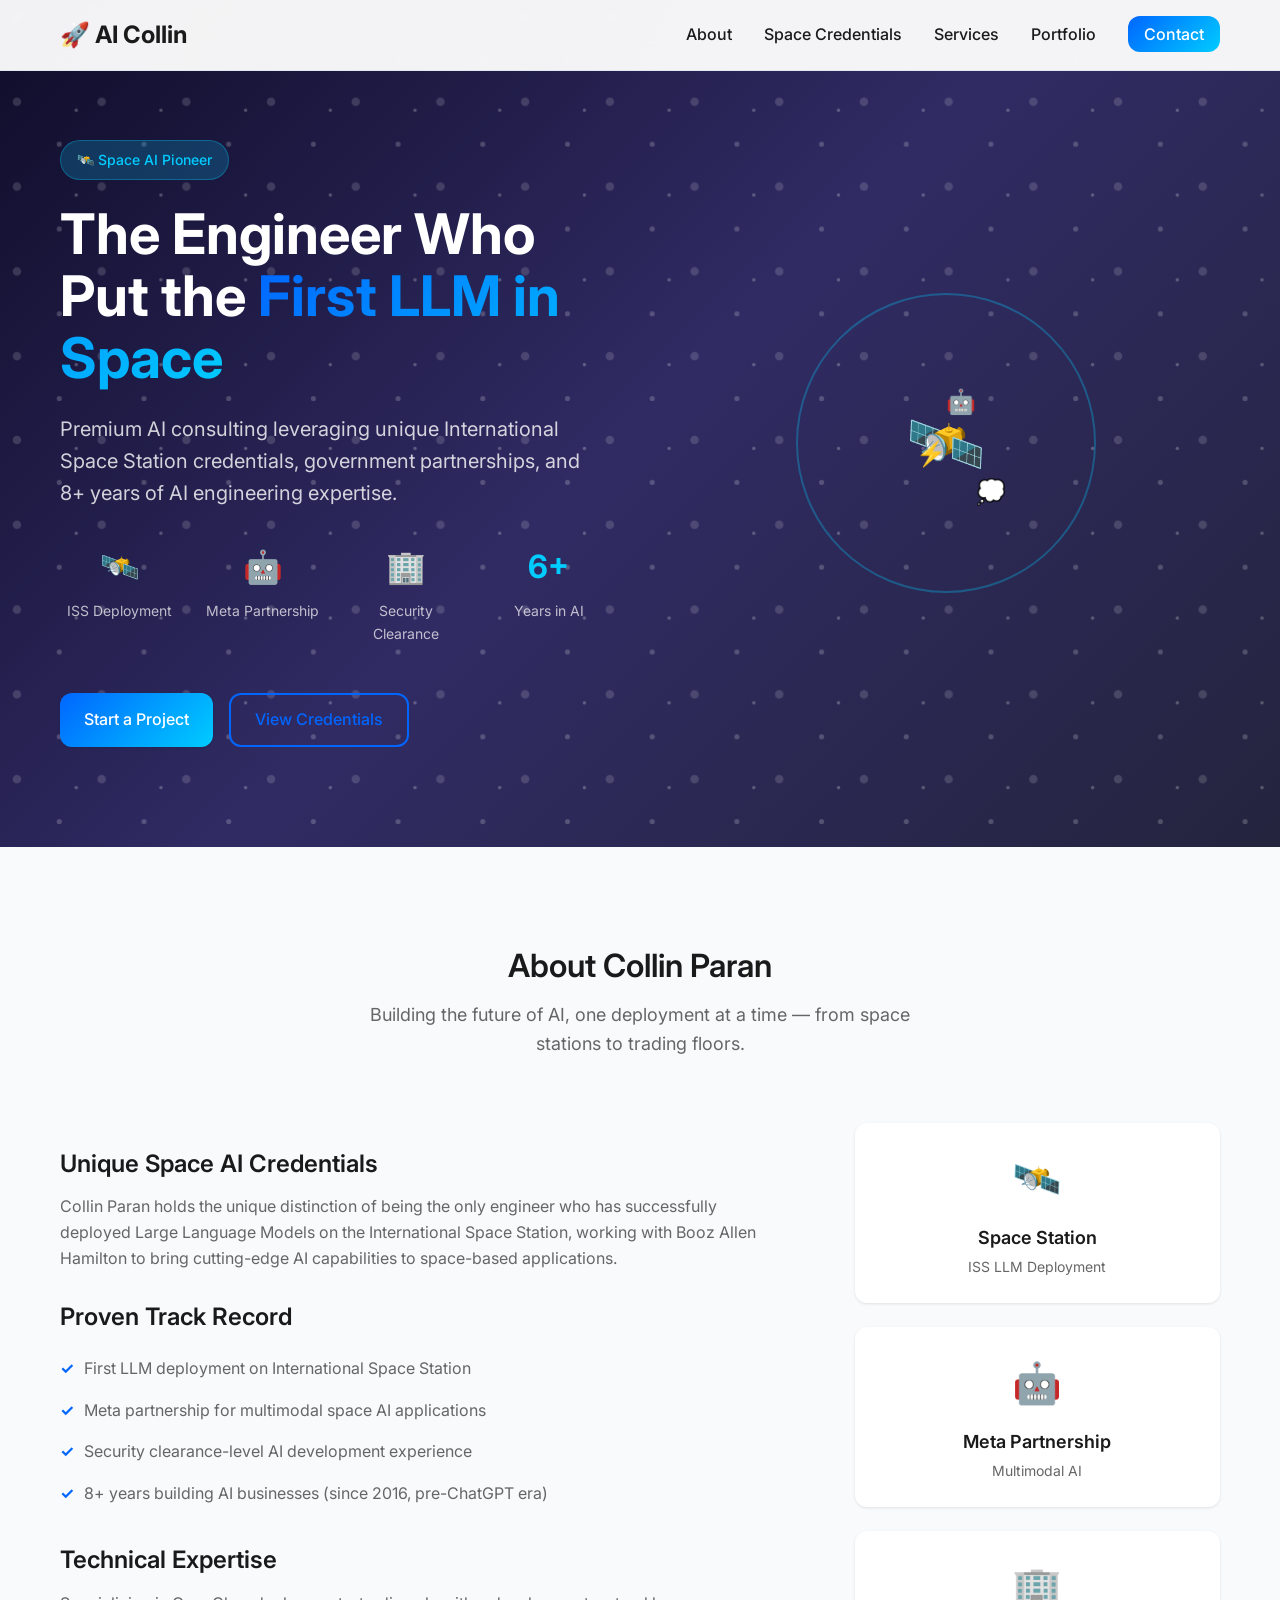
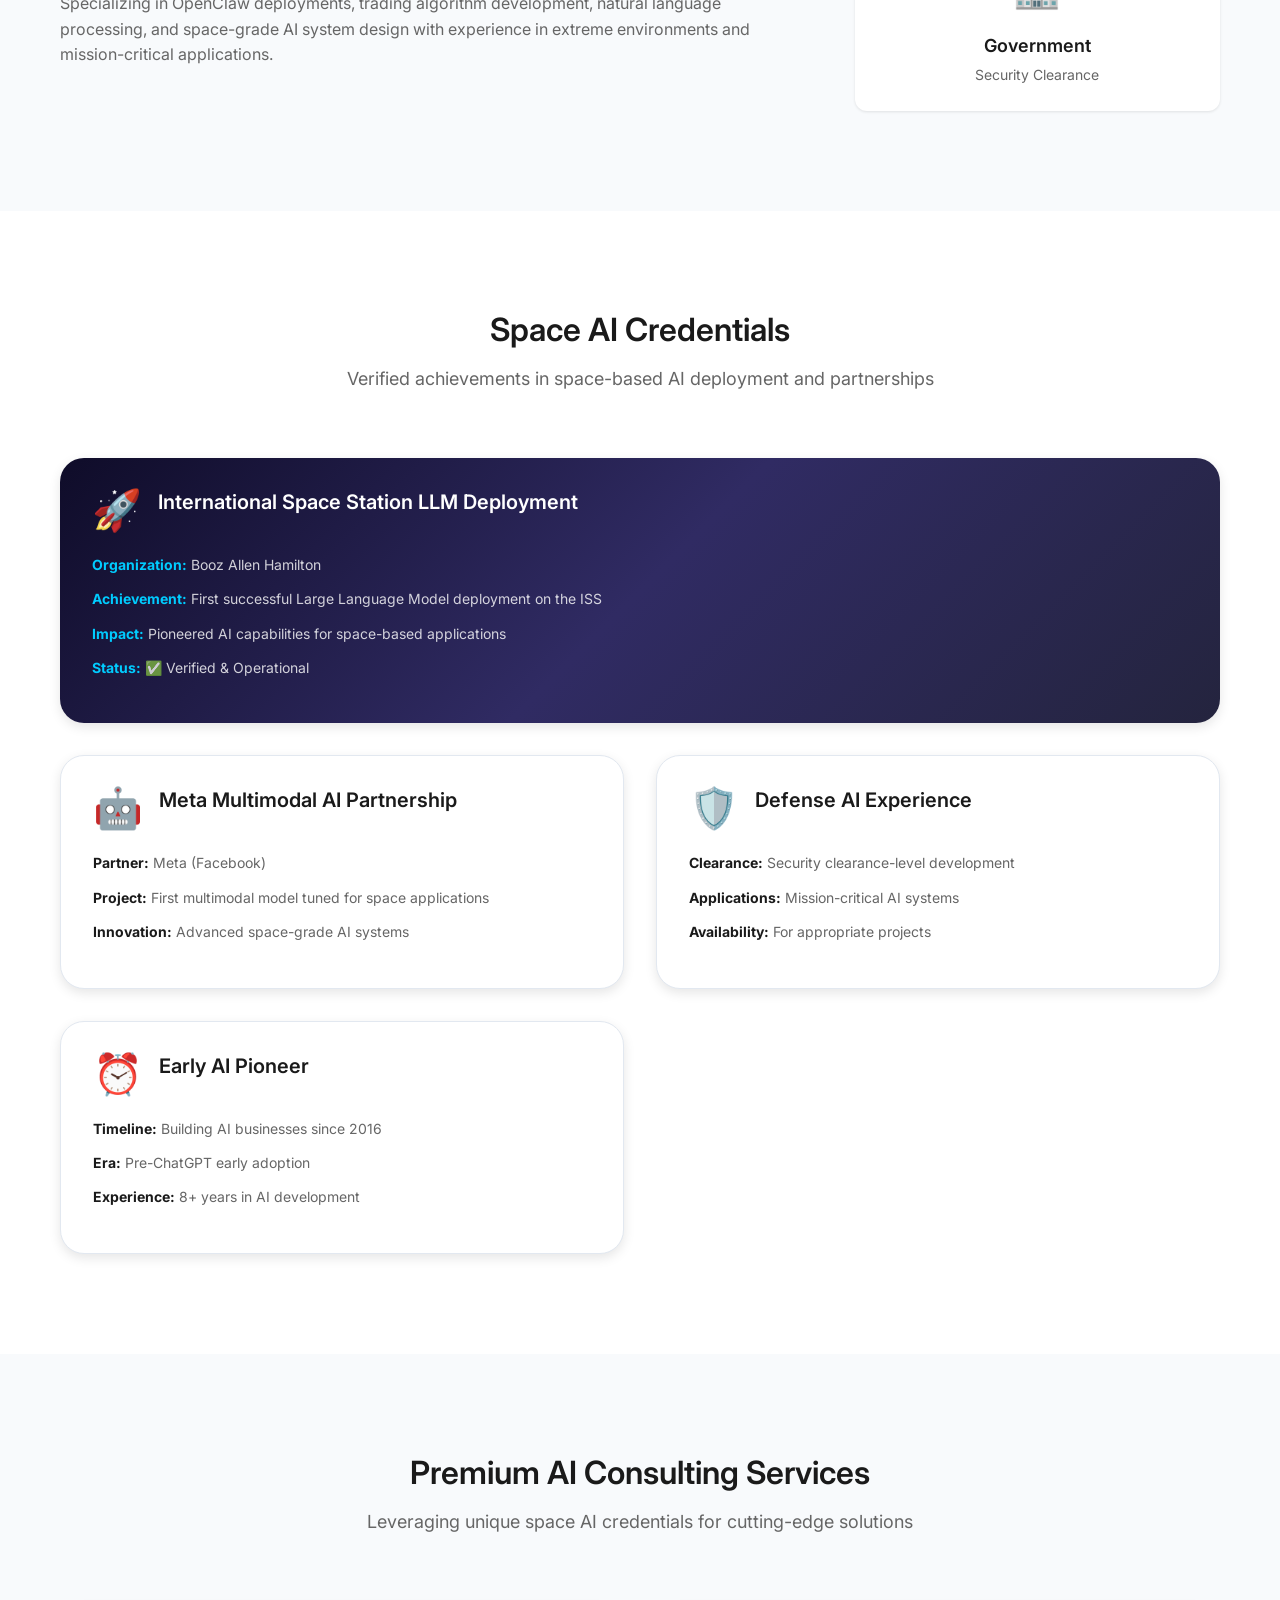
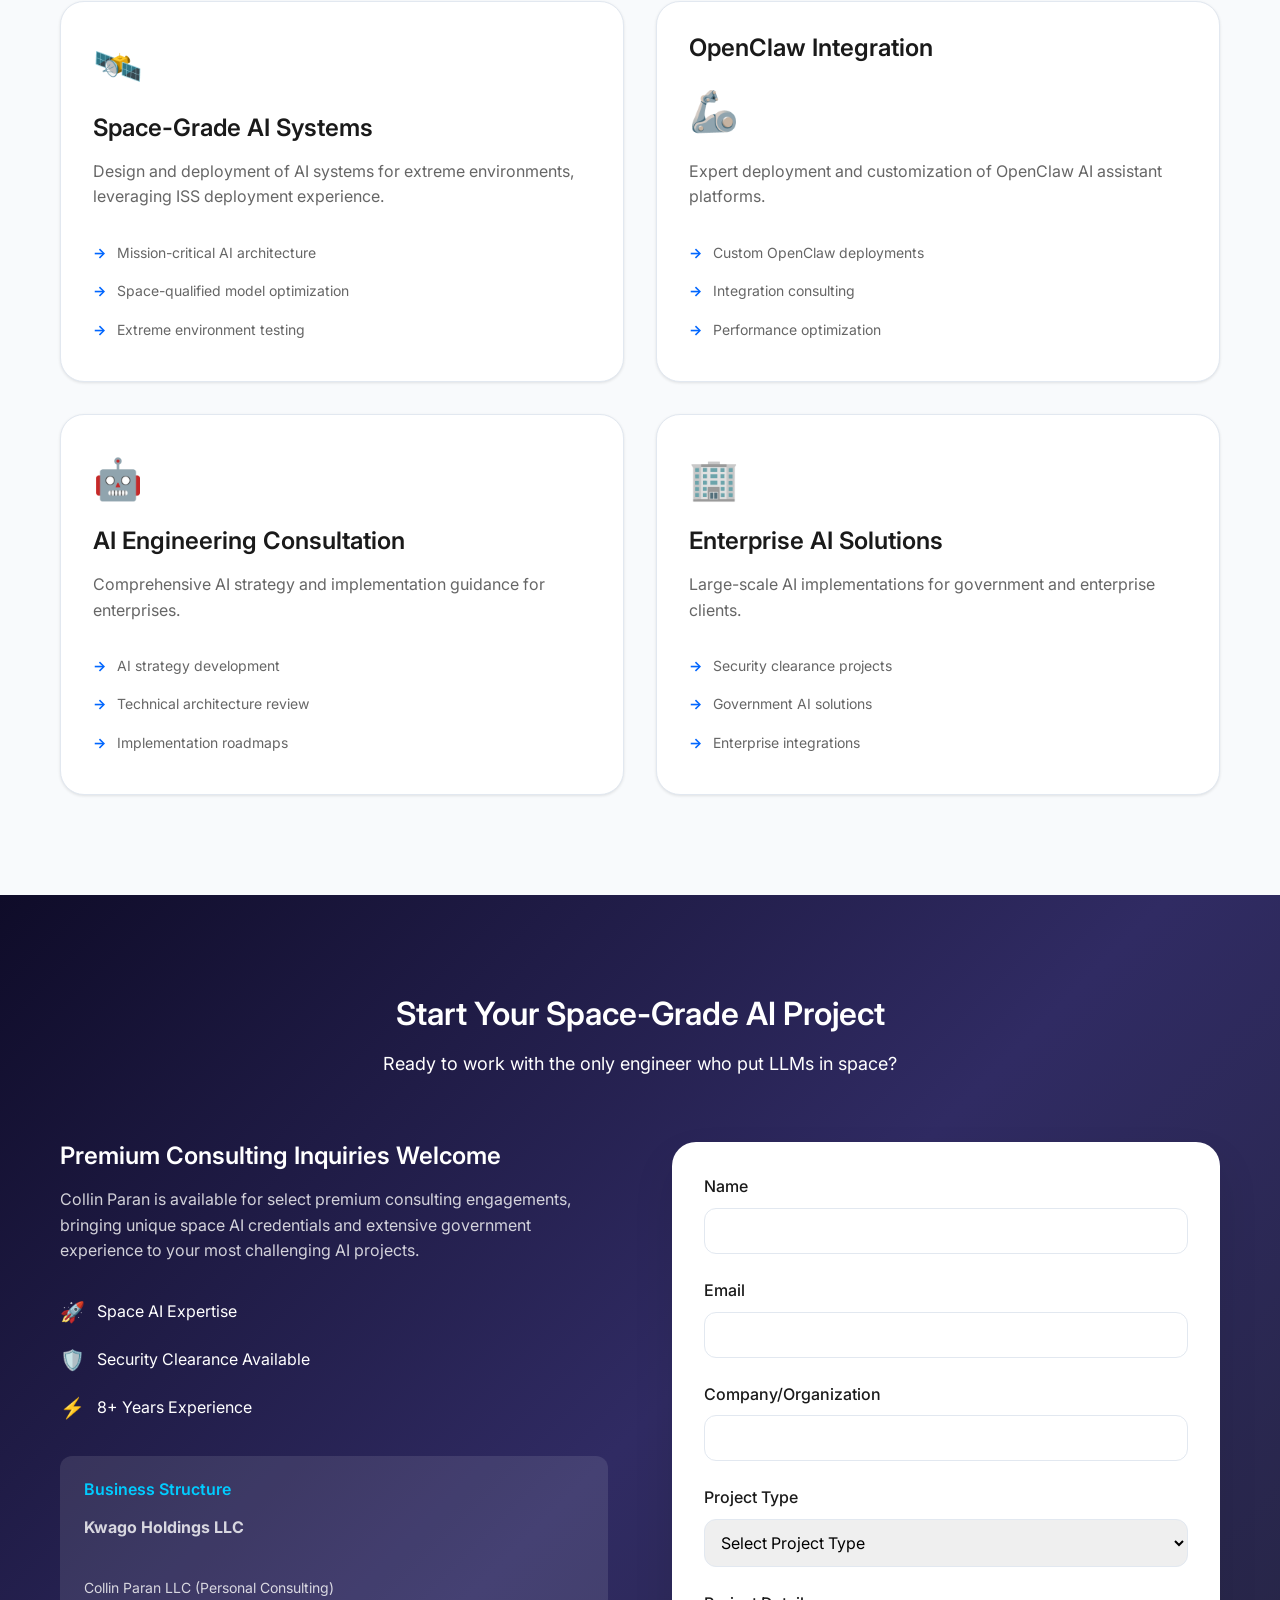
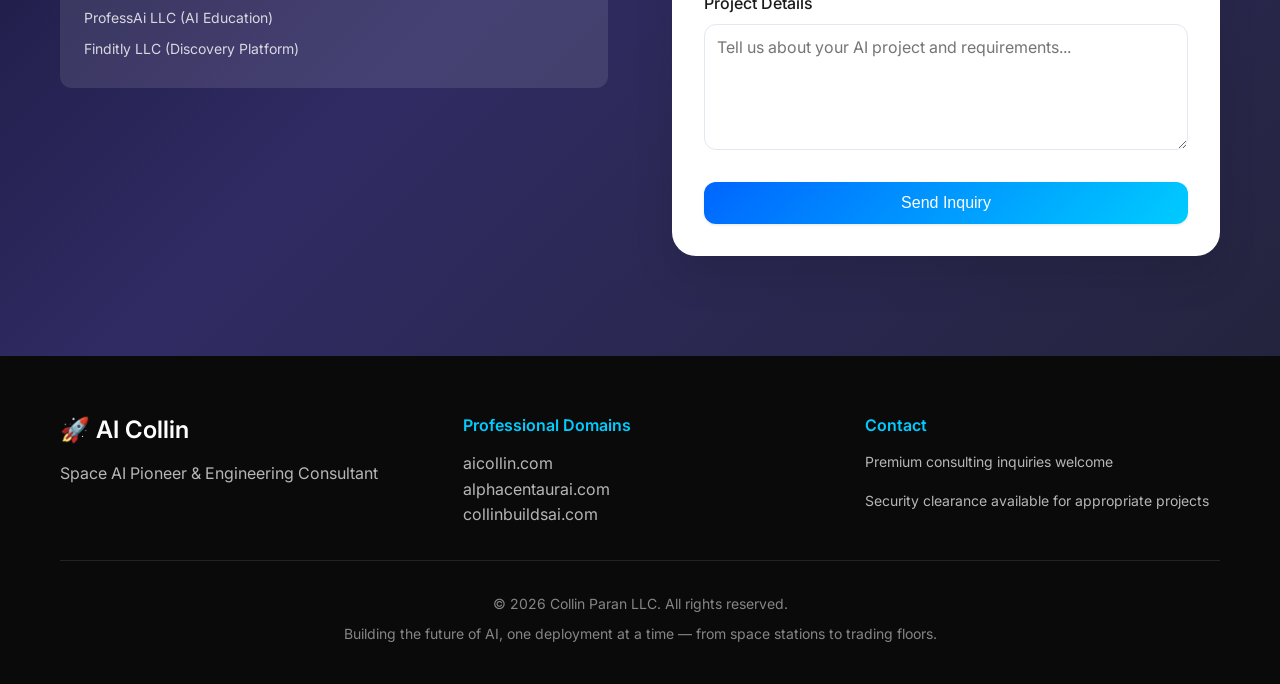
<file: website/index.html>
<!DOCTYPE html>
<html lang="en">
<head>
    <meta charset="UTF-8">
    <meta name="viewport" content="width=device-width, initial-scale=1.0">
    <title>AI Collin | Space AI Pioneer & Engineering Consultant</title>
    <meta name="description" content="Collin Paran - The only engineer who put LLMs in space. Premium AI consulting leveraging unique space credentials and 8+ years of AI development experience.">
    <meta name="keywords" content="AI consulting, space AI, LLM, International Space Station, AI engineering, machine learning, OpenClaw">
    
    <!-- Open Graph Meta Tags -->
    <meta property="og:title" content="AI Collin | Space AI Pioneer">
    <meta property="og:description" content="The only engineer who put LLMs in space. Premium AI consulting and engineering services.">
    <meta property="og:type" content="website">
    <meta property="og:url" content="https://aicollin.com">
    
    <!-- Favicons -->
    <link rel="icon" href="/images/favicon.ico" type="image/x-icon">
    
    <!-- Stylesheets -->
    <link rel="stylesheet" href="css/main.css">
    <link rel="preconnect" href="https://fonts.googleapis.com">
    <link rel="preconnect" href="https://fonts.gstatic.com" crossorigin>
    <link href="https://fonts.googleapis.com/css2?family=Inter:wght@300;400;500;600;700&display=swap" rel="stylesheet">
</head>
<body>
    <nav class="navbar">
        <div class="nav-container">
            <div class="nav-brand">
                <h2>🚀 AI Collin</h2>
            </div>
            <ul class="nav-menu">
                <li><a href="#about">About</a></li>
                <li><a href="#credentials">Space Credentials</a></li>
                <li><a href="#services">Services</a></li>
                <li><a href="#portfolio">Portfolio</a></li>
                <li><a href="#contact" class="nav-cta">Contact</a></li>
            </ul>
            <div class="nav-toggle">
                <span></span>
                <span></span>
                <span></span>
            </div>
        </div>
    </nav>

    <main>
        <!-- Hero Section -->
        <section class="hero">
            <div class="hero-container">
                <div class="hero-content">
                    <div class="hero-badge">
                        🛰️ Space AI Pioneer
                    </div>
                    <h1 class="hero-title">
                        The Engineer Who Put the <span class="gradient-text">First LLM in Space</span>
                    </h1>
                    <p class="hero-description">
                        Premium AI consulting leveraging unique International Space Station credentials, 
                        government partnerships, and 8+ years of AI engineering expertise.
                    </p>
                    <div class="hero-stats">
                        <div class="stat">
                            <div class="stat-number">🛰️</div>
                            <div class="stat-label">ISS Deployment</div>
                        </div>
                        <div class="stat">
                            <div class="stat-number">🤖</div>
                            <div class="stat-label">Meta Partnership</div>
                        </div>
                        <div class="stat">
                            <div class="stat-number">🏢</div>
                            <div class="stat-label">Security Clearance</div>
                        </div>
                        <div class="stat">
                            <div class="stat-number">8+</div>
                            <div class="stat-label">Years in AI</div>
                        </div>
                    </div>
                    <div class="hero-actions">
                        <a href="#contact" class="btn btn-primary">Start a Project</a>
                        <a href="#credentials" class="btn btn-secondary">View Credentials</a>
                    </div>
                </div>
                <div class="hero-visual">
                    <div class="space-station">
                        <div class="orbit-ring"></div>
                        <div class="iss-icon">🛰️</div>
                        <div class="ai-particles">
                            <span>🤖</span>
                            <span>💭</span>
                            <span>⚡</span>
                        </div>
                    </div>
                </div>
            </div>
        </section>

        <!-- About Section -->
        <section id="about" class="about">
            <div class="container">
                <div class="section-header">
                    <h2>About Collin Paran</h2>
                    <p>Building the future of AI, one deployment at a time — from space stations to trading floors.</p>
                </div>
                <div class="about-content">
                    <div class="about-text">
                        <h3>Unique Space AI Credentials</h3>
                        <p>
                            Collin Paran holds the unique distinction of being the only engineer who has successfully 
                            deployed Large Language Models on the International Space Station, working with Booz Allen Hamilton 
                            to bring cutting-edge AI capabilities to space-based applications.
                        </p>
                        <h3>Proven Track Record</h3>
                        <ul>
                            <li>First LLM deployment on International Space Station</li>
                            <li>Meta partnership for multimodal space AI applications</li>
                            <li>Security clearance-level AI development experience</li>
                            <li>8+ years building AI businesses (since 2016, pre-ChatGPT era)</li>
                        </ul>
                        <h3>Technical Expertise</h3>
                        <p>
                            Specializing in OpenClaw deployments, trading algorithm development, 
                            natural language processing, and space-grade AI system design with 
                            experience in extreme environments and mission-critical applications.
                        </p>
                    </div>
                    <div class="about-visual">
                        <div class="credential-cards">
                            <div class="credential-card">
                                <div class="card-icon">🛰️</div>
                                <h4>Space Station</h4>
                                <p>ISS LLM Deployment</p>
                            </div>
                            <div class="credential-card">
                                <div class="card-icon">🤖</div>
                                <h4>Meta Partnership</h4>
                                <p>Multimodal AI</p>
                            </div>
                            <div class="credential-card">
                                <div class="card-icon">🏢</div>
                                <h4>Government</h4>
                                <p>Security Clearance</p>
                            </div>
                        </div>
                    </div>
                </div>
            </div>
        </section>

        <!-- Credentials Section -->
        <section id="credentials" class="credentials">
            <div class="container">
                <div class="section-header">
                    <h2>Space AI Credentials</h2>
                    <p>Verified achievements in space-based AI deployment and partnerships</p>
                </div>
                <div class="credentials-grid">
                    <div class="credential-item featured">
                        <div class="credential-header">
                            <div class="credential-icon">🚀</div>
                            <h3>International Space Station LLM Deployment</h3>
                        </div>
                        <div class="credential-details">
                            <p><strong>Organization:</strong> Booz Allen Hamilton</p>
                            <p><strong>Achievement:</strong> First successful Large Language Model deployment on the ISS</p>
                            <p><strong>Impact:</strong> Pioneered AI capabilities for space-based applications</p>
                            <p><strong>Status:</strong> ✅ Verified & Operational</p>
                        </div>
                    </div>
                    
                    <div class="credential-item">
                        <div class="credential-header">
                            <div class="credential-icon">🤖</div>
                            <h3>Meta Multimodal AI Partnership</h3>
                        </div>
                        <div class="credential-details">
                            <p><strong>Partner:</strong> Meta (Facebook)</p>
                            <p><strong>Project:</strong> First multimodal model tuned for space applications</p>
                            <p><strong>Innovation:</strong> Advanced space-grade AI systems</p>
                        </div>
                    </div>

                    <div class="credential-item">
                        <div class="credential-header">
                            <div class="credential-icon">🛡️</div>
                            <h3>Defense AI Experience</h3>
                        </div>
                        <div class="credential-details">
                            <p><strong>Clearance:</strong> Security clearance-level development</p>
                            <p><strong>Applications:</strong> Mission-critical AI systems</p>
                            <p><strong>Availability:</strong> For appropriate projects</p>
                        </div>
                    </div>

                    <div class="credential-item">
                        <div class="credential-header">
                            <div class="credential-icon">⏰</div>
                            <h3>Early AI Pioneer</h3>
                        </div>
                        <div class="credential-details">
                            <p><strong>Timeline:</strong> Building AI businesses since 2016</p>
                            <p><strong>Era:</strong> Pre-ChatGPT early adoption</p>
                            <p><strong>Experience:</strong> 8+ years in AI development</p>
                        </div>
                    </div>
                </div>
            </div>
        </section>

        <!-- Services Section -->
        <section id="services" class="services">
            <div class="container">
                <div class="section-header">
                    <h2>Premium AI Consulting Services</h2>
                    <p>Leveraging unique space AI credentials for cutting-edge solutions</p>
                </div>
                <div class="services-grid">
                    <div class="service-card">
                        <div class="service-icon">🛰️</div>
                        <h3>Space-Grade AI Systems</h3>
                        <p>Design and deployment of AI systems for extreme environments, leveraging ISS deployment experience.</p>
                        <ul>
                            <li>Mission-critical AI architecture</li>
                            <li>Space-qualified model optimization</li>
                            <li>Extreme environment testing</li>
                        </ul>
                    </div>

                    <div class="service-card">
                        <h3>OpenClaw Integration</h3>
                        <div class="service-icon">🦾</div>
                        <p>Expert deployment and customization of OpenClaw AI assistant platforms.</p>
                        <ul>
                            <li>Custom OpenClaw deployments</li>
                            <li>Integration consulting</li>
                            <li>Performance optimization</li>
                        </ul>
                    </div>

                    <div class="service-card">
                        <div class="service-icon">🤖</div>
                        <h3>AI Engineering Consultation</h3>
                        <p>Comprehensive AI strategy and implementation guidance for enterprises.</p>
                        <ul>
                            <li>AI strategy development</li>
                            <li>Technical architecture review</li>
                            <li>Implementation roadmaps</li>
                        </ul>
                    </div>

                    <div class="service-card">
                        <div class="service-icon">🏢</div>
                        <h3>Enterprise AI Solutions</h3>
                        <p>Large-scale AI implementations for government and enterprise clients.</p>
                        <ul>
                            <li>Security clearance projects</li>
                            <li>Government AI solutions</li>
                            <li>Enterprise integrations</li>
                        </ul>
                    </div>
                </div>
            </div>
        </section>

        <!-- Contact Section -->
        <section id="contact" class="contact">
            <div class="container">
                <div class="section-header">
                    <h2>Start Your Space-Grade AI Project</h2>
                    <p>Ready to work with the only engineer who put LLMs in space?</p>
                </div>
                <div class="contact-content">
                    <div class="contact-info">
                        <h3>Premium Consulting Inquiries Welcome</h3>
                        <p>
                            Collin Paran is available for select premium consulting engagements, 
                            bringing unique space AI credentials and extensive government experience 
                            to your most challenging AI projects.
                        </p>
                        
                        <div class="contact-features">
                            <div class="feature">
                                <span class="feature-icon">🚀</span>
                                <span>Space AI Expertise</span>
                            </div>
                            <div class="feature">
                                <span class="feature-icon">🛡️</span>
                                <span>Security Clearance Available</span>
                            </div>
                            <div class="feature">
                                <span class="feature-icon">⚡</span>
                                <span>8+ Years Experience</span>
                            </div>
                        </div>

                        <div class="business-info">
                            <h4>Business Structure</h4>
                            <p><strong>Kwago Holdings LLC</strong></p>
                            <ul>
                                <li>Collin Paran LLC (Personal Consulting)</li>
                                <li>ProfessAi LLC (AI Education)</li>
                                <li>Finditly LLC (Discovery Platform)</li>
                            </ul>
                        </div>
                    </div>
                    
                    <div class="contact-form">
                        <form action="#" method="POST" class="inquiry-form">
                            <div class="form-group">
                                <label for="name">Name</label>
                                <input type="text" id="name" name="name" required>
                            </div>
                            
                            <div class="form-group">
                                <label for="email">Email</label>
                                <input type="email" id="email" name="email" required>
                            </div>
                            
                            <div class="form-group">
                                <label for="company">Company/Organization</label>
                                <input type="text" id="company" name="company">
                            </div>
                            
                            <div class="form-group">
                                <label for="project-type">Project Type</label>
                                <select id="project-type" name="project-type" required>
                                    <option value="">Select Project Type</option>
                                    <option value="space-ai">Space-Grade AI Systems</option>
                                    <option value="openclaw">OpenClaw Integration</option>
                                    <option value="enterprise">Enterprise AI Solutions</option>
                                    <option value="consultation">AI Strategy Consultation</option>
                                    <option value="other">Other</option>
                                </select>
                            </div>
                            
                            <div class="form-group">
                                <label for="message">Project Details</label>
                                <textarea id="message" name="message" rows="5" placeholder="Tell us about your AI project and requirements..." required></textarea>
                            </div>
                            
                            <button type="submit" class="btn btn-primary btn-full">Send Inquiry</button>
                        </form>
                    </div>
                </div>
            </div>
        </section>
    </main>

    <footer class="footer">
        <div class="container">
            <div class="footer-content">
                <div class="footer-brand">
                    <h3>🚀 AI Collin</h3>
                    <p>Space AI Pioneer & Engineering Consultant</p>
                </div>
                <div class="footer-links">
                    <h4>Professional Domains</h4>
                    <ul>
                        <li><a href="https://aicollin.com">aicollin.com</a></li>
                        <li><a href="https://alphacentaurai.com">alphacentaurai.com</a></li>
                        <li><a href="https://collinbuildsai.com">collinbuildsai.com</a></li>
                    </ul>
                </div>
                <div class="footer-contact">
                    <h4>Contact</h4>
                    <p>Premium consulting inquiries welcome</p>
                    <p>Security clearance available for appropriate projects</p>
                </div>
            </div>
            <div class="footer-bottom">
                <p>&copy; 2026 Collin Paran LLC. All rights reserved.</p>
                <p>Building the future of AI, one deployment at a time — from space stations to trading floors.</p>
            </div>
        </div>
    </footer>

    <script src="js/main.js"></script>
</body>
</html>
</file>
<file: website/css/main.css>
/* AI Collin - Professional Website Styles */
/* Space AI Pioneer Branding */

:root {
    /* Brand Colors */
    --primary-color: #0066ff;
    --secondary-color: #00ccff;
    --accent-color: #ff6b35;
    --gradient-primary: linear-gradient(135deg, #0066ff, #00ccff);
    --gradient-space: linear-gradient(135deg, #0f0c29, #302b63, #24243e);
    
    /* Neutral Colors */
    --text-primary: #1a1a1a;
    --text-secondary: #666666;
    --text-light: #ffffff;
    --background-light: #ffffff;
    --background-dark: #0a0a0a;
    --background-section: #f8fafc;
    --border-color: #e2e8f0;
    
    /* Spacing */
    --section-padding: 100px 0;
    --container-padding: 0 20px;
    --border-radius: 12px;
    --border-radius-lg: 24px;
    
    /* Typography */
    --font-family: 'Inter', -apple-system, BlinkMacSystemFont, 'Segoe UI', sans-serif;
    --font-size-hero: 3.5rem;
    --font-size-h1: 2.5rem;
    --font-size-h2: 2rem;
    --font-size-h3: 1.5rem;
    --font-size-body: 1rem;
    --font-size-small: 0.875rem;
    
    /* Shadows */
    --shadow-sm: 0 1px 3px rgba(0, 0, 0, 0.1);
    --shadow-md: 0 4px 12px rgba(0, 0, 0, 0.1);
    --shadow-lg: 0 20px 40px rgba(0, 0, 0, 0.1);
    
    /* Animations */
    --transition: all 0.3s cubic-bezier(0.4, 0, 0.2, 1);
}

/* Reset and Base Styles */
* {
    margin: 0;
    padding: 0;
    box-sizing: border-box;
}

html {
    scroll-behavior: smooth;
}

body {
    font-family: var(--font-family);
    line-height: 1.6;
    color: var(--text-primary);
    background-color: var(--background-light);
    overflow-x: hidden;
}

.container {
    max-width: 1200px;
    margin: 0 auto;
    padding: var(--container-padding);
}

/* Typography */
h1, h2, h3, h4, h5, h6 {
    font-weight: 600;
    line-height: 1.2;
    margin-bottom: 1rem;
}

h1 { font-size: var(--font-size-h1); }
h2 { font-size: var(--font-size-h2); }
h3 { font-size: var(--font-size-h3); }

p {
    margin-bottom: 1rem;
    color: var(--text-secondary);
}

.gradient-text {
    background: var(--gradient-primary);
    -webkit-background-clip: text;
    -webkit-text-fill-color: transparent;
    background-clip: text;
    font-weight: 700;
}

/* Buttons */
.btn {
    display: inline-flex;
    align-items: center;
    justify-content: center;
    padding: 12px 24px;
    border: none;
    border-radius: var(--border-radius);
    font-weight: 500;
    text-decoration: none;
    transition: var(--transition);
    cursor: pointer;
    font-size: var(--font-size-body);
}

.btn-primary {
    background: var(--gradient-primary);
    color: var(--text-light);
    box-shadow: var(--shadow-sm);
}

.btn-primary:hover {
    transform: translateY(-2px);
    box-shadow: var(--shadow-lg);
}

.btn-secondary {
    background: transparent;
    color: var(--primary-color);
    border: 2px solid var(--primary-color);
}

.btn-secondary:hover {
    background: var(--primary-color);
    color: var(--text-light);
    transform: translateY(-2px);
}

.btn-full {
    width: 100%;
}

/* Navigation */
.navbar {
    position: fixed;
    top: 0;
    left: 0;
    right: 0;
    background: rgba(255, 255, 255, 0.95);
    backdrop-filter: blur(20px);
    border-bottom: 1px solid var(--border-color);
    z-index: 1000;
    transition: var(--transition);
}

.nav-container {
    max-width: 1200px;
    margin: 0 auto;
    padding: var(--container-padding);
    display: flex;
    align-items: center;
    justify-content: space-between;
    height: 70px;
}

.nav-brand h2 {
    margin: 0;
    font-size: 1.5rem;
    font-weight: 700;
}

.nav-menu {
    display: flex;
    list-style: none;
    gap: 2rem;
}

.nav-menu a {
    text-decoration: none;
    color: var(--text-primary);
    font-weight: 500;
    transition: var(--transition);
    position: relative;
}

.nav-menu a:hover {
    color: var(--primary-color);
}

.nav-menu a::after {
    content: '';
    position: absolute;
    bottom: -4px;
    left: 0;
    width: 0;
    height: 2px;
    background: var(--gradient-primary);
    transition: var(--transition);
}

.nav-menu a:hover::after {
    width: 100%;
}

.nav-cta {
    background: var(--gradient-primary);
    color: var(--text-light) !important;
    padding: 8px 16px;
    border-radius: var(--border-radius);
}

.nav-toggle {
    display: none;
    flex-direction: column;
    cursor: pointer;
}

.nav-toggle span {
    width: 25px;
    height: 3px;
    background: var(--text-primary);
    margin: 3px 0;
    transition: var(--transition);
}

/* Hero Section */
.hero {
    padding: 140px 0 100px;
    background: var(--gradient-space);
    color: var(--text-light);
    position: relative;
    overflow: hidden;
}

.hero::before {
    content: '';
    position: absolute;
    top: 0;
    left: 0;
    right: 0;
    bottom: 0;
    background: url('data:image/svg+xml,<svg xmlns="http://www.w3.org/2000/svg" viewBox="0 0 100 100"><defs><pattern id="stars" x="0" y="0" width="10" height="10" patternUnits="userSpaceOnUse"><circle cx="2" cy="2" r="0.5" fill="white" opacity="0.3"/><circle cx="7" cy="7" r="0.3" fill="white" opacity="0.4"/><circle cx="9" cy="3" r="0.2" fill="white" opacity="0.5"/></pattern></defs><rect width="100%" height="100%" fill="url(%23stars)"/></svg>') repeat;
    opacity: 0.5;
}

.hero-container {
    max-width: 1200px;
    margin: 0 auto;
    padding: var(--container-padding);
    display: grid;
    grid-template-columns: 1fr 1fr;
    gap: 4rem;
    align-items: center;
    position: relative;
    z-index: 1;
}

.hero-badge {
    display: inline-flex;
    align-items: center;
    background: rgba(0, 204, 255, 0.2);
    color: var(--secondary-color);
    padding: 8px 16px;
    border-radius: 20px;
    font-size: var(--font-size-small);
    font-weight: 500;
    margin-bottom: 1.5rem;
    border: 1px solid rgba(0, 204, 255, 0.3);
}

.hero-title {
    font-size: var(--font-size-hero);
    font-weight: 700;
    line-height: 1.1;
    margin-bottom: 1.5rem;
}

.hero-description {
    font-size: 1.25rem;
    color: rgba(255, 255, 255, 0.8);
    margin-bottom: 2rem;
}

.hero-stats {
    display: grid;
    grid-template-columns: repeat(4, 1fr);
    gap: 1.5rem;
    margin-bottom: 3rem;
}

.stat {
    text-align: center;
}

.stat-number {
    font-size: 2rem;
    font-weight: 700;
    margin-bottom: 0.5rem;
    color: var(--secondary-color);
}

.stat-label {
    font-size: var(--font-size-small);
    color: rgba(255, 255, 255, 0.7);
}

.hero-actions {
    display: flex;
    gap: 1rem;
}

.hero-visual {
    display: flex;
    justify-content: center;
    align-items: center;
}

.space-station {
    position: relative;
    width: 300px;
    height: 300px;
}

.orbit-ring {
    position: absolute;
    width: 100%;
    height: 100%;
    border: 2px solid rgba(0, 204, 255, 0.3);
    border-radius: 50%;
    animation: rotate 20s linear infinite;
}

.iss-icon {
    position: absolute;
    top: 50%;
    left: 50%;
    transform: translate(-50%, -50%);
    font-size: 4rem;
    animation: float 4s ease-in-out infinite;
}

.ai-particles {
    position: absolute;
    top: 50%;
    left: 50%;
    transform: translate(-50%, -50%);
}

.ai-particles span {
    position: absolute;
    font-size: 1.5rem;
    animation: orbit 15s linear infinite;
}

.ai-particles span:nth-child(1) {
    top: -60px;
    left: 0;
    animation-delay: 0s;
}

.ai-particles span:nth-child(2) {
    top: 30px;
    right: -60px;
    animation-delay: 5s;
}

.ai-particles span:nth-child(3) {
    bottom: -30px;
    left: -30px;
    animation-delay: 10s;
}

/* Section Styles */
.section-header {
    text-align: center;
    max-width: 600px;
    margin: 0 auto 4rem;
}

.section-header h2 {
    font-size: var(--font-size-h2);
    margin-bottom: 1rem;
}

.section-header p {
    font-size: 1.125rem;
    color: var(--text-secondary);
}

/* About Section */
.about {
    padding: var(--section-padding);
    background: var(--background-section);
}

.about-content {
    display: grid;
    grid-template-columns: 2fr 1fr;
    gap: 4rem;
    align-items: center;
}

.about-text h3 {
    color: var(--text-primary);
    margin-top: 2rem;
    margin-bottom: 1rem;
}

.about-text h3:first-child {
    margin-top: 0;
}

.about-text ul {
    list-style: none;
    padding: 0;
}

.about-text li {
    padding: 0.5rem 0;
    padding-left: 1.5rem;
    position: relative;
    color: var(--text-secondary);
}

.about-text li::before {
    content: '✓';
    position: absolute;
    left: 0;
    color: var(--primary-color);
    font-weight: bold;
}

.credential-cards {
    display: grid;
    gap: 1.5rem;
}

.credential-card {
    background: var(--background-light);
    padding: 1.5rem;
    border-radius: var(--border-radius);
    box-shadow: var(--shadow-sm);
    text-align: center;
    transition: var(--transition);
}

.credential-card:hover {
    transform: translateY(-4px);
    box-shadow: var(--shadow-md);
}

.card-icon {
    font-size: 2.5rem;
    margin-bottom: 1rem;
}

.credential-card h4 {
    font-size: 1.125rem;
    margin-bottom: 0.5rem;
    color: var(--text-primary);
}

.credential-card p {
    font-size: var(--font-size-small);
    color: var(--text-secondary);
    margin: 0;
}

/* Credentials Section */
.credentials {
    padding: var(--section-padding);
}

.credentials-grid {
    display: grid;
    grid-template-columns: repeat(2, 1fr);
    gap: 2rem;
}

.credential-item {
    background: var(--background-light);
    padding: 2rem;
    border-radius: var(--border-radius-lg);
    box-shadow: var(--shadow-md);
    transition: var(--transition);
    border: 1px solid var(--border-color);
}

.credential-item:hover {
    transform: translateY(-4px);
    box-shadow: var(--shadow-lg);
}

.credential-item.featured {
    grid-column: 1 / -1;
    background: var(--gradient-space);
    color: var(--text-light);
    border: none;
}

.credential-header {
    display: flex;
    align-items: flex-start;
    gap: 1rem;
    margin-bottom: 1.5rem;
}

.credential-icon {
    font-size: 2.5rem;
    line-height: 1;
    flex-shrink: 0;
}

.credential-header h3 {
    margin: 0;
    font-size: 1.25rem;
}

.credential-details p {
    margin-bottom: 0.75rem;
    font-size: var(--font-size-small);
}

.credential-details strong {
    color: var(--text-primary);
}

.featured .credential-details strong {
    color: var(--secondary-color);
}

.featured .credential-details p {
    color: rgba(255, 255, 255, 0.8);
}

/* Services Section */
.services {
    padding: var(--section-padding);
    background: var(--background-section);
}

.services-grid {
    display: grid;
    grid-template-columns: repeat(2, 1fr);
    gap: 2rem;
}

.service-card {
    background: var(--background-light);
    padding: 2rem;
    border-radius: var(--border-radius-lg);
    box-shadow: var(--shadow-sm);
    transition: var(--transition);
    border: 1px solid var(--border-color);
}

.service-card:hover {
    transform: translateY(-4px);
    box-shadow: var(--shadow-lg);
    border-color: var(--primary-color);
}

.service-icon {
    font-size: 2.5rem;
    margin-bottom: 1rem;
    display: block;
}

.service-card h3 {
    color: var(--text-primary);
    margin-bottom: 1rem;
}

.service-card ul {
    list-style: none;
    padding: 0;
    margin-top: 1.5rem;
}

.service-card li {
    padding: 0.5rem 0;
    padding-left: 1.5rem;
    position: relative;
    color: var(--text-secondary);
    font-size: var(--font-size-small);
}

.service-card li::before {
    content: '→';
    position: absolute;
    left: 0;
    color: var(--primary-color);
    font-weight: bold;
}

/* Contact Section */
.contact {
    padding: var(--section-padding);
    background: var(--gradient-space);
    color: var(--text-light);
}

.contact .section-header h2,
.contact .section-header p {
    color: var(--text-light);
}

.contact-content {
    display: grid;
    grid-template-columns: 1fr 1fr;
    gap: 4rem;
}

.contact-info h3 {
    color: var(--text-light);
    margin-bottom: 1rem;
}

.contact-info p {
    color: rgba(255, 255, 255, 0.8);
    margin-bottom: 2rem;
}

.contact-features {
    margin-bottom: 2rem;
}

.feature {
    display: flex;
    align-items: center;
    gap: 0.75rem;
    margin-bottom: 1rem;
}

.feature-icon {
    font-size: 1.25rem;
}

.business-info {
    background: rgba(255, 255, 255, 0.1);
    padding: 1.5rem;
    border-radius: var(--border-radius);
    margin-top: 2rem;
}

.business-info h4 {
    color: var(--secondary-color);
    margin-bottom: 1rem;
}

.business-info ul {
    list-style: none;
    padding: 0;
}

.business-info li {
    padding: 0.25rem 0;
    color: rgba(255, 255, 255, 0.8);
    font-size: var(--font-size-small);
}

/* Form Styles */
.inquiry-form {
    background: var(--background-light);
    padding: 2rem;
    border-radius: var(--border-radius-lg);
    box-shadow: var(--shadow-lg);
}

.form-group {
    margin-bottom: 1.5rem;
}

.form-group label {
    display: block;
    margin-bottom: 0.5rem;
    font-weight: 500;
    color: var(--text-primary);
}

.form-group input,
.form-group select,
.form-group textarea {
    width: 100%;
    padding: 12px;
    border: 1px solid var(--border-color);
    border-radius: var(--border-radius);
    font-size: var(--font-size-body);
    font-family: inherit;
    transition: var(--transition);
}

.form-group input:focus,
.form-group select:focus,
.form-group textarea:focus {
    outline: none;
    border-color: var(--primary-color);
    box-shadow: 0 0 0 3px rgba(0, 102, 255, 0.1);
}

.form-group textarea {
    resize: vertical;
    min-height: 100px;
}

/* Footer */
.footer {
    background: var(--background-dark);
    color: var(--text-light);
    padding: 60px 0 30px;
}

.footer-content {
    display: grid;
    grid-template-columns: repeat(3, 1fr);
    gap: 3rem;
    margin-bottom: 2rem;
}

.footer-brand h3 {
    margin-bottom: 1rem;
}

.footer-brand p {
    color: rgba(255, 255, 255, 0.7);
}

.footer-links h4,
.footer-contact h4 {
    color: var(--secondary-color);
    margin-bottom: 1rem;
}

.footer-links ul {
    list-style: none;
    padding: 0;
}

.footer-links a {
    color: rgba(255, 255, 255, 0.7);
    text-decoration: none;
    transition: var(--transition);
}

.footer-links a:hover {
    color: var(--secondary-color);
}

.footer-contact p {
    color: rgba(255, 255, 255, 0.7);
    font-size: var(--font-size-small);
}

.footer-bottom {
    border-top: 1px solid rgba(255, 255, 255, 0.1);
    padding-top: 2rem;
    text-align: center;
}

.footer-bottom p {
    color: rgba(255, 255, 255, 0.5);
    font-size: var(--font-size-small);
    margin-bottom: 0.5rem;
}

/* Animations */
@keyframes rotate {
    from { transform: rotate(0deg); }
    to { transform: rotate(360deg); }
}

@keyframes float {
    0%, 100% { transform: translate(-50%, -50%) translateY(0px); }
    50% { transform: translate(-50%, -50%) translateY(-20px); }
}

@keyframes orbit {
    from { transform: rotate(0deg) translateX(80px) rotate(0deg); }
    to { transform: rotate(360deg) translateX(80px) rotate(-360deg); }
}

/* Responsive Design */
@media (max-width: 1024px) {
    :root {
        --font-size-hero: 2.5rem;
        --font-size-h1: 2rem;
        --section-padding: 80px 0;
    }
    
    .hero-container {
        grid-template-columns: 1fr;
        text-align: center;
        gap: 3rem;
    }
    
    .about-content {
        grid-template-columns: 1fr;
        gap: 3rem;
    }
    
    .contact-content {
        grid-template-columns: 1fr;
        gap: 3rem;
    }
    
    .services-grid {
        grid-template-columns: 1fr;
    }
    
    .credentials-grid {
        grid-template-columns: 1fr;
    }
}

@media (max-width: 768px) {
    :root {
        --font-size-hero: 2rem;
        --section-padding: 60px 0;
    }
    
    .nav-menu {
        display: none;
    }
    
    .nav-toggle {
        display: flex;
    }
    
    .hero {
        padding: 120px 0 80px;
    }
    
    .hero-stats {
        grid-template-columns: repeat(2, 1fr);
        gap: 1rem;
    }
    
    .hero-actions {
        flex-direction: column;
        align-items: center;
    }
    
    .footer-content {
        grid-template-columns: 1fr;
        gap: 2rem;
    }
    
    .space-station {
        width: 250px;
        height: 250px;
    }
}

@media (max-width: 480px) {
    :root {
        --font-size-hero: 1.75rem;
        --container-padding: 0 16px;
    }
    
    .hero-stats {
        grid-template-columns: 1fr;
    }
    
    .credential-item,
    .service-card {
        padding: 1.5rem;
    }
    
    .inquiry-form {
        padding: 1.5rem;
    }
}
</file>
